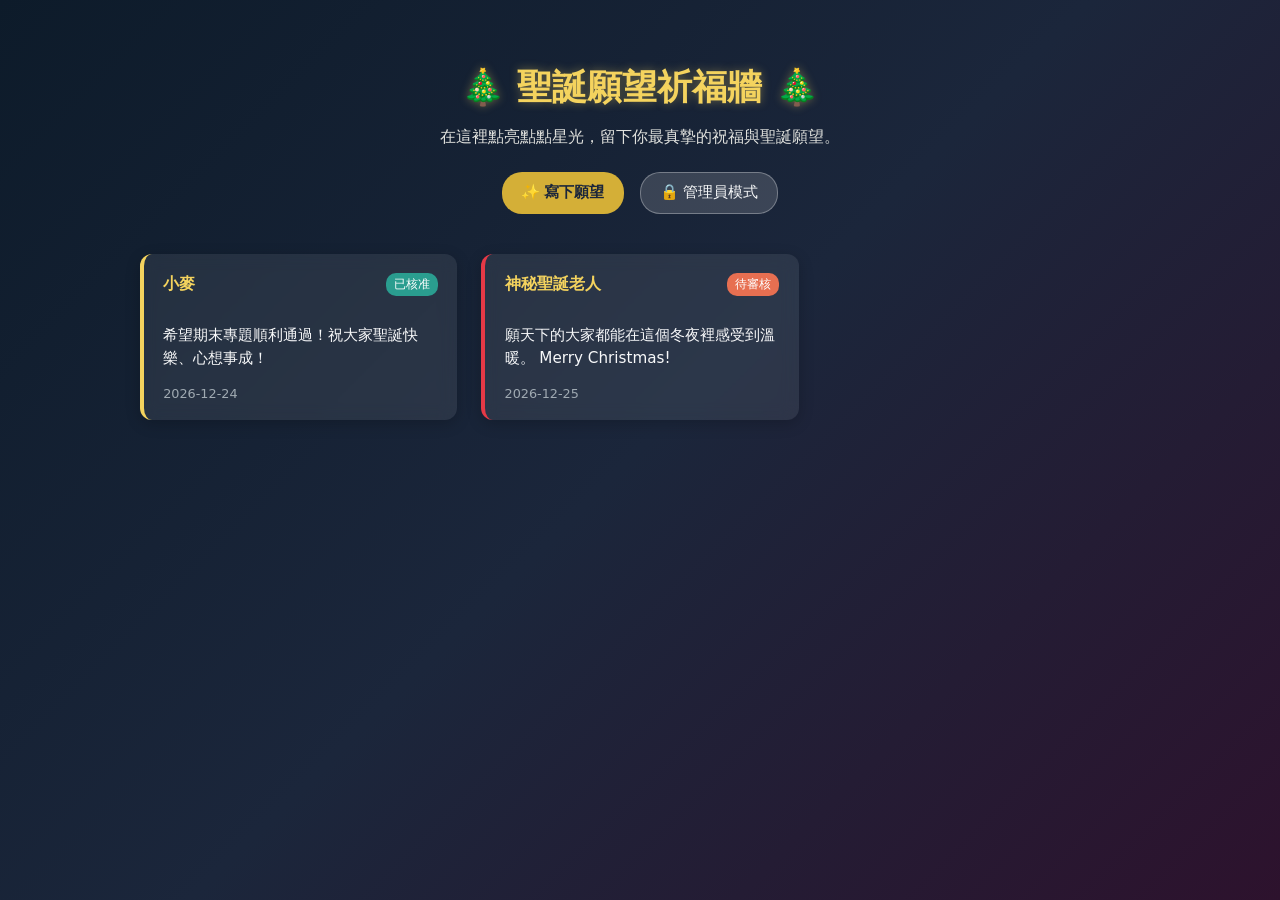
<file: index.html>
<!DOCTYPE html>
<html lang="zh-TW">
<head>
    <meta charset="UTF-8">
    <meta name="viewport" content="width=device-width, initial-scale=1.0">
    <title>聖誕祈福願望板 Christmas Wishboard</title>
    <style>
        :root {
            --bg-gradient: linear-gradient(135deg, #0d1b2a 0%, #1b263b 50%, #2d122d 100%);
            --text-color: #f8f9fa;
            --card-gold: #f4d35e;
            --card-red: #e63946;
            --primary-btn: #d4af37;
            --font-family: system-ui, -apple-system, BlinkMacSystemFont, "Segoe UI", Roboto, sans-serif;
        }

        body {
            margin: 0;
            padding: 0;
            font-family: var(--font-family);
            background: var(--bg-gradient);
            color: var(--text-color);
            min-height: 100vh;
        }

        .site-header {
            text-align: center;
            padding: 2.5rem 1rem 1.5rem;
        }

        .site-header h1 {
            font-size: 2.2rem;
            color: #f4d35e;
            margin-bottom: 0.5rem;
            text-shadow: 0 0 10px rgba(244, 211, 94, 0.4);
        }

        .site-header p {
            color: #e0e1dd;
            font-size: 1rem;
            margin-bottom: 1.5rem;
        }

        .action-buttons {
            display: flex;
            justify-content: center;
            gap: 1rem;
        }

        .btn {
            padding: 0.6rem 1.2rem;
            font-size: 0.95rem;
            border: none;
            border-radius: 20px;
            cursor: pointer;
            transition: transform 0.2s, background-color 0.2s;
        }

        .btn:hover {
            transform: translateY(-2px);
        }

        .primary-btn {
            background-color: var(--primary-btn);
            color: #1b263b;
            font-weight: bold;
        }

        .admin-toggle-btn {
            background-color: rgba(255, 255, 255, 0.15);
            color: #f8f9fa;
            border: 1px solid rgba(255, 255, 255, 0.3);
        }

        .admin-panel {
            background-color: rgba(0, 0, 0, 0.4);
            border: 1px dashed var(--primary-btn);
            max-width: 800px;
            margin: 0 auto 2rem;
            padding: 1rem;
            border-radius: 12px;
            text-align: center;
        }

        .filter-controls {
            display: flex;
            justify-content: center;
            gap: 0.5rem;
            margin-top: 0.8rem;
        }

        .filter-btn {
            background: transparent;
            border: 1px solid #e0e1dd;
            color: #e0e1dd;
            padding: 0.4rem 0.8rem;
            border-radius: 15px;
            cursor: pointer;
        }

        .filter-btn.active {
            background-color: var(--primary-btn);
            color: #121212;
            border-color: var(--primary-btn);
        }

        .board-container {
            max-width: 1000px;
            margin: 0 auto;
            padding: 1rem;
            display: grid;
            grid-template-columns: repeat(auto-fill, minmax(260px, 1fr));
            gap: 1.5rem;
        }

        .wish-card {
            background-color: rgba(255, 255, 255, 0.08);
            backdrop-filter: blur(8px);
            border-radius: 12px;
            padding: 1.2rem;
            box-shadow: 0 4px 15px rgba(0, 0, 0, 0.2);
            display: flex;
            flex-direction: column;
            justify-content: space-between;
            border-left: 4px solid var(--primary-btn);
        }

        .wish-card.gold { border-left-color: var(--card-gold); }
        .wish-card.red { border-left-color: var(--card-red); }

        .card-header {
            display: flex;
            justify-content: space-between;
            align-items: center;
            margin-bottom: 0.8rem;
        }

        .author {
            font-weight: bold;
            color: #f4d35e;
        }

        .badge {
            font-size: 0.75rem;
            padding: 0.2rem 0.5rem;
            border-radius: 10px;
        }

        .badge.approved { background-color: #2a9d8f; color: white; }
        .badge.pending { background-color: #e76f51; color: white; }

        .content {
            font-size: 0.95rem;
            line-height: 1.5;
            color: #f8f9fa;
            margin-bottom: 1rem;
        }

        .card-footer {
            display: flex;
            justify-content: space-between;
            align-items: center;
            font-size: 0.8rem;
            color: #a0aab2;
        }

        .delete-btn {
            background-color: #e63946;
            color: white;
            border: none;
            border-radius: 4px;
            padding: 0.2rem 0.5rem;
            cursor: pointer;
        }

        .modal-overlay {
            position: fixed;
            top: 0;
            left: 0;
            width: 100%;
            height: 100%;
            background-color: rgba(0, 0, 0, 0.6);
            display: flex;
            justify-content: center;
            align-items: center;
            z-index: 1000;
        }

        .modal-content {
            background-color: #1b263b;
            padding: 2rem;
            border-radius: 16px;
            width: 90%;
            max-width: 450px;
            position: relative;
            border: 1px solid var(--primary-btn);
        }

        .close-btn {
            position: absolute;
            top: 1rem;
            right: 1.2rem;
            font-size: 1.5rem;
            cursor: pointer;
            color: #a0aab2;
        }

        .form-group {
            margin-bottom: 1.2rem;
        }

        .form-group label {
            display: block;
            margin-bottom: 0.4rem;
            font-size: 0.9rem;
        }

        .form-group input, .form-group textarea {
            width: 100%;
            padding: 0.6rem;
            border-radius: 8px;
            border: 1px solid rgba(255, 255, 255, 0.2);
            background-color: rgba(255, 255, 255, 0.05);
            color: white;
            box-sizing: border-box;
        }

        .hidden {
            display: none !important;
        }
    </style>
</head>
<body>

    <header class="site-header">
        <h1>🎄 聖誕願望祈福牆 🎄</h1>
        <p>在這裡點亮點點星光，留下你最真摯的祝福與聖誕願望。</p>
        <div class="action-buttons">
            <button id="open-modal-btn" class="btn primary-btn">✨ 寫下願望</button>
            <button id="toggle-admin-btn" class="btn admin-toggle-btn">🔒 管理員模式</button>
        </div>
    </header>

    <section id="admin-panel" class="admin-panel hidden">
        <h2>🛡️ 後台管理篩選面板</h2>
        <div class="filter-controls">
            <button class="filter-btn active">全部留言</button>
            <button class="filter-btn">待審核</button>
            <button class="filter-btn">已發布</button>
        </div>
    </section>

    <main class="board-container">
        <div class="wish-card gold">
            <div class="card-header">
                <span class="author">小麥</span>
                <span class="badge approved">已核准</span>
            </div>
            <p class="content">希望期末專題順利通過！祝大家聖誕快樂、心想事成！</p>
            <div class="card-footer">
                <span class="date">2026-12-24</span>
                <button class="delete-btn admin-only hidden">🗑️ 刪除</button>
            </div>
        </div>

        <div class="wish-card red">
            <div class="card-header">
                <span class="author">神秘聖誕老人</span>
                <span class="badge pending">待審核</span>
            </div>
            <p class="content">願天下的大家都能在這個冬夜裡感受到溫暖。 Merry Christmas!</p>
            <div class="card-footer">
                <span class="date">2026-12-25</span>
                <button class="delete-btn admin-only hidden">🗑️ 刪除</button>
            </div>
        </div>
    </main>

    <div id="wish-modal" class="modal-overlay hidden">
        <div class="modal-content">
            <span id="close-modal-btn" class="close-btn">&times;</span>
            <h2>🎁 寫下你的聖誕祝福</h2>
            <form id="wish-form">
                <div class="form-group">
                    <label for="user-name">你的暱稱或名字：</label>
                    <input type="text" id="user-name" placeholder="例如：聖誕小精靈" required>
                </div>
                <div class="form-group">
                    <label for="wish-text">祝福或願望：</label>
                    <textarea id="wish-text" rows="4" placeholder="請輸入你想說的話..." required></textarea>
                </div>
                <button type="button" class="btn primary-btn submit-btn" onclick="document.getElementById('wish-modal').classList.add('hidden')">送出願望</button>
            </form>
        </div>
    </div>

    <script>
        const openModalBtn = document.getElementById('open-modal-btn');
        const closeModalBtn = document.getElementById('close-modal-btn');
        const wishModal = document.getElementById('wish-modal');

        const toggleAdminBtn = document.getElementById('toggle-admin-btn');
        const adminPanel = document.getElementById('admin-panel');
        const adminOnlyButtons = document.querySelectorAll('.admin-only');

        openModalBtn.addEventListener('click', () => {
            wishModal.classList.remove('hidden');
        });

        closeModalBtn.addEventListener('click', () => {
            wishModal.classList.add('hidden');
        });

        wishModal.addEventListener('click', (event) => {
            if (event.target === wishModal) {
                wishModal.classList.add('hidden');
            }
        });

        let isAdmin = false;

        toggleAdminBtn.addEventListener('click', () => {
            isAdmin = !isAdmin;

            if (isAdmin) {
                adminPanel.classList.remove('hidden');
                toggleAdminBtn.innerText = "🔓 退出管理模式";
                adminOnlyButtons.forEach(btn => btn.classList.remove('hidden'));
            } else {
                adminPanel.classList.add('hidden');
                toggleAdminBtn.innerText = "🔒 管理員模式";
                adminOnlyButtons.forEach(btn => btn.classList.add('hidden'));
            }
        });
    </script>
</body>
</html>
</file>
